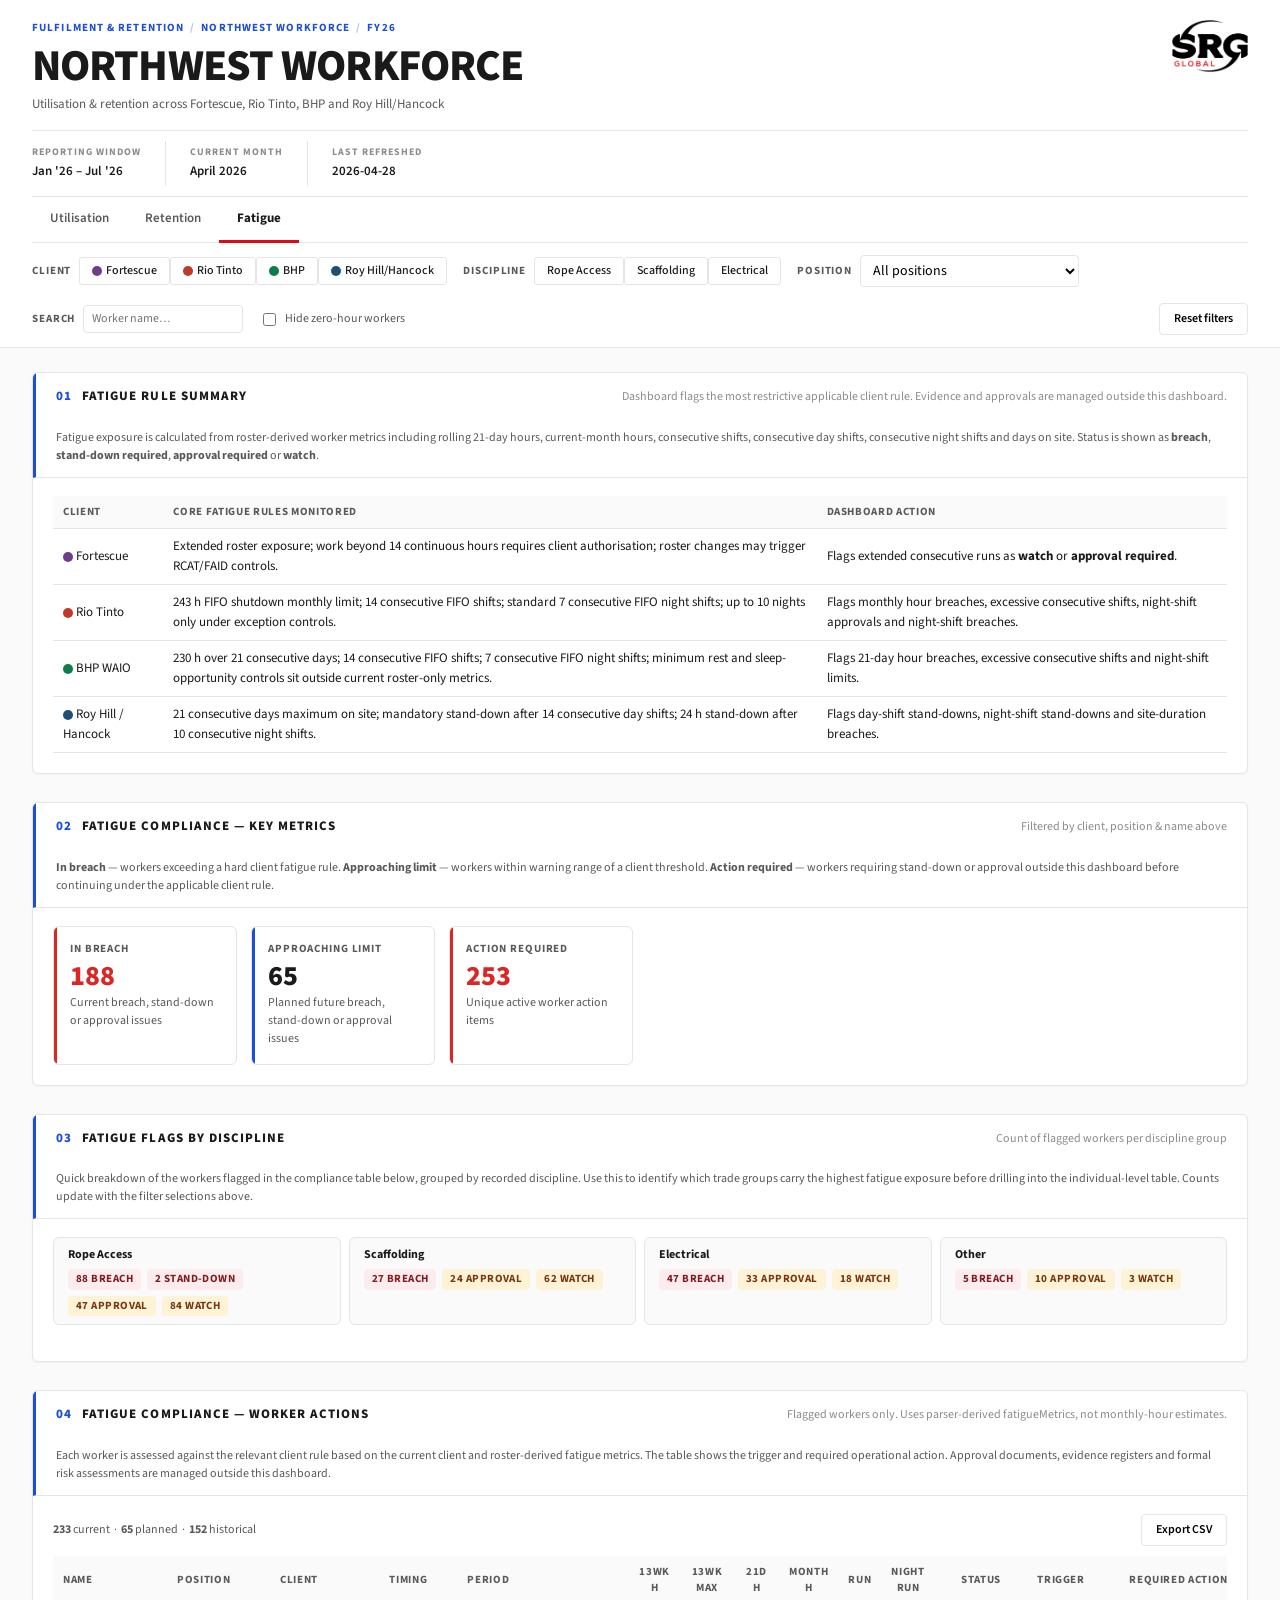
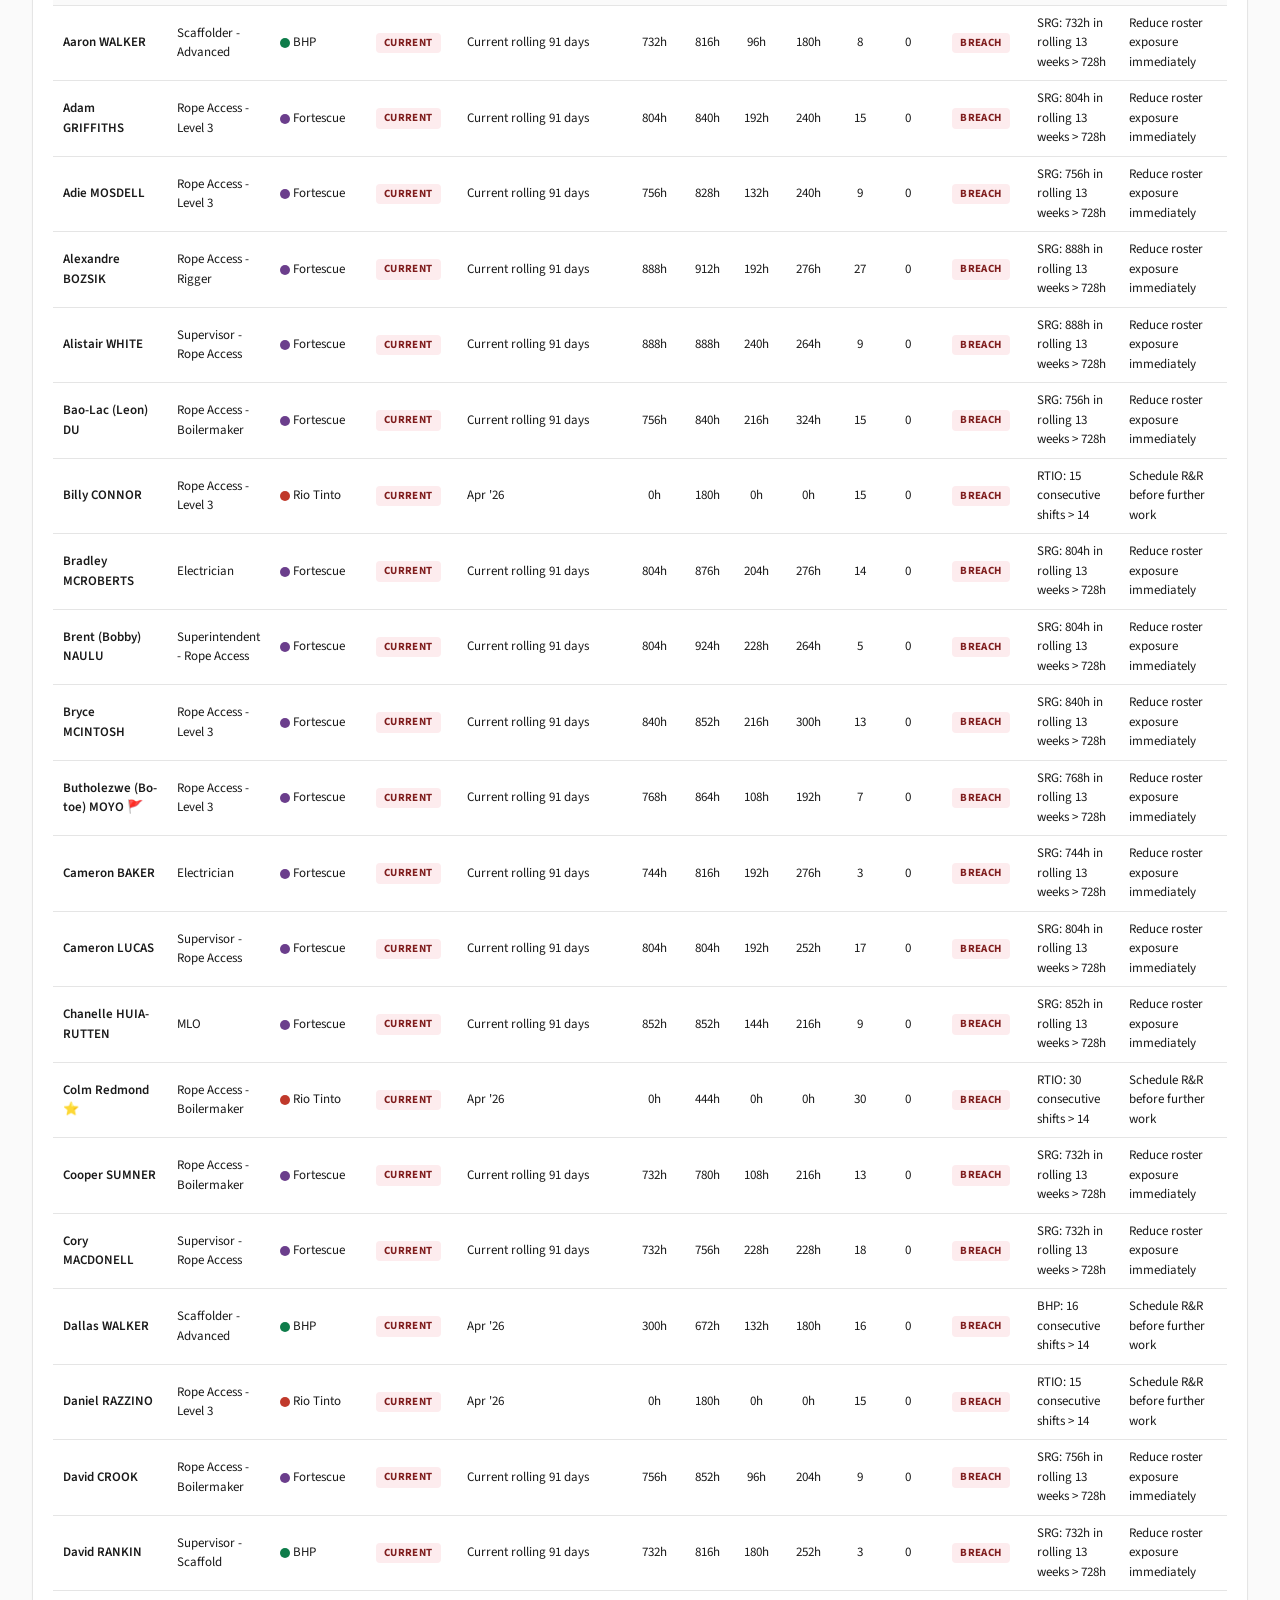
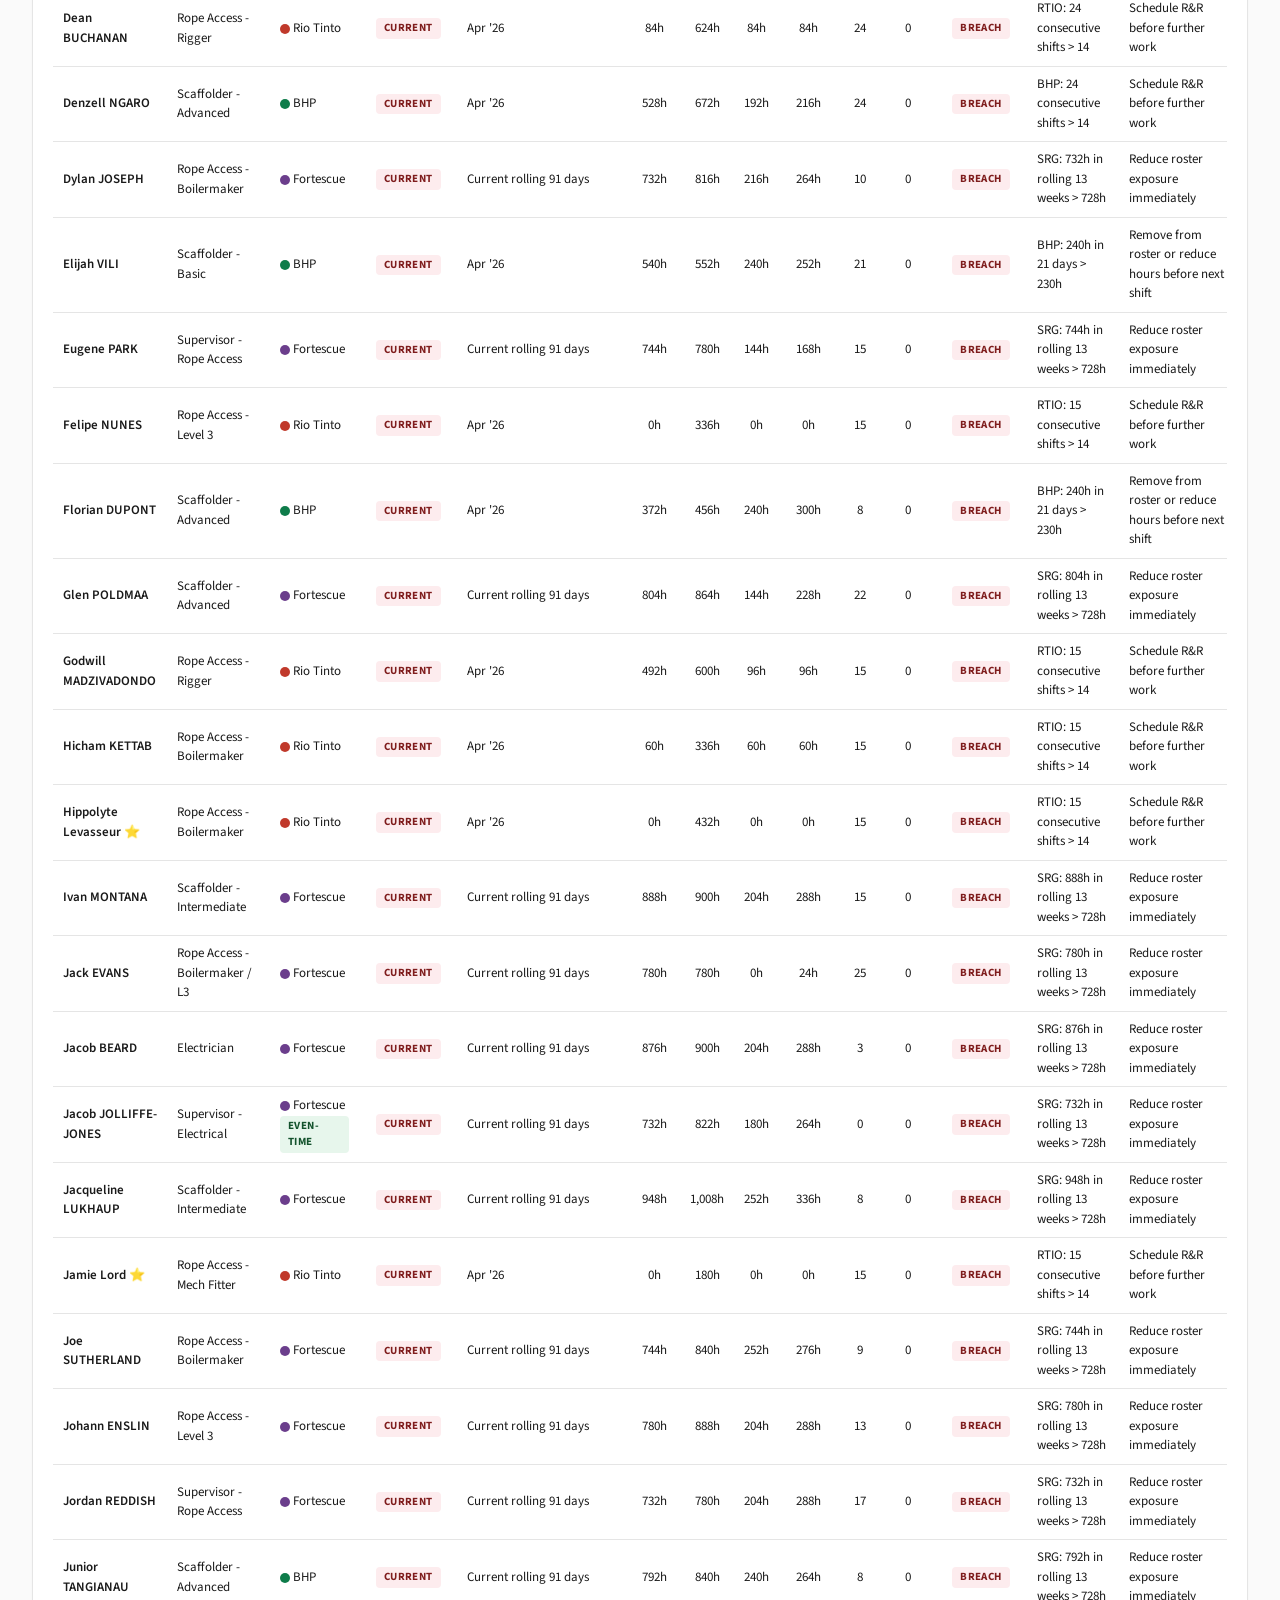
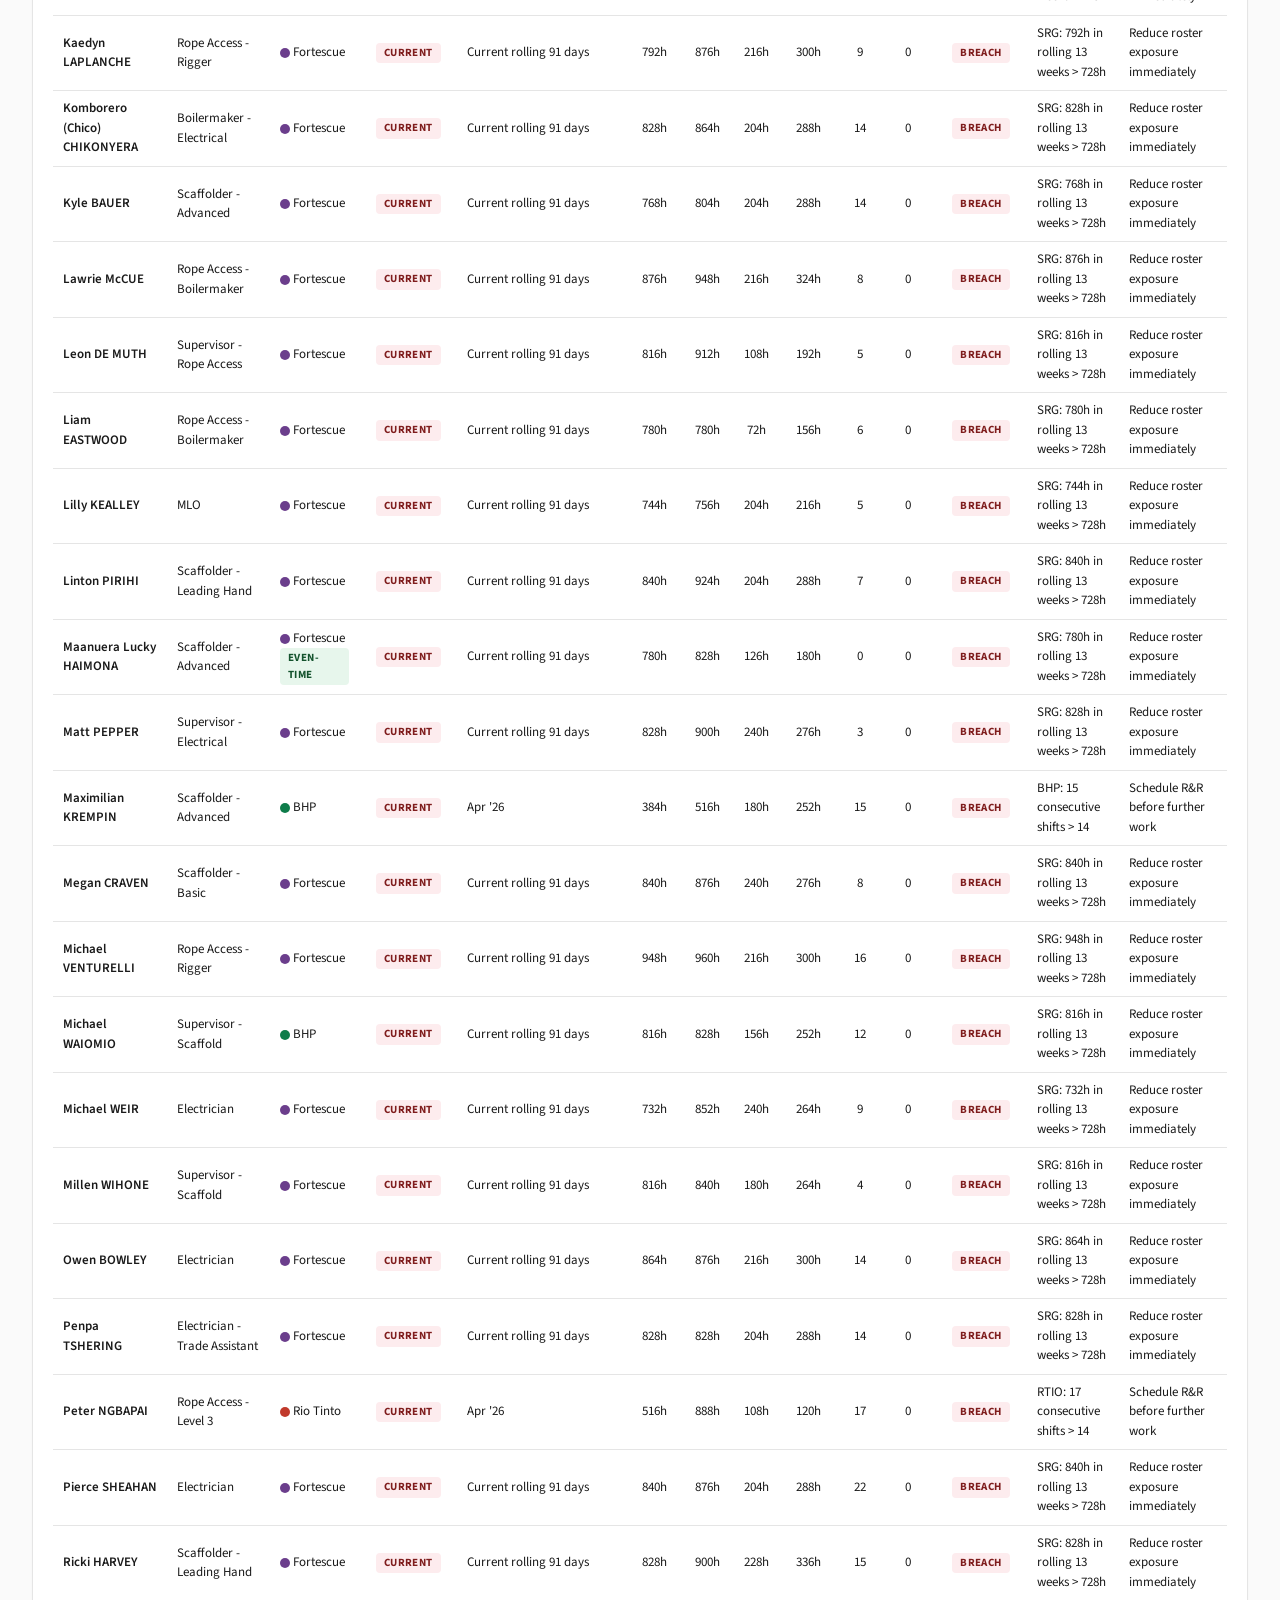
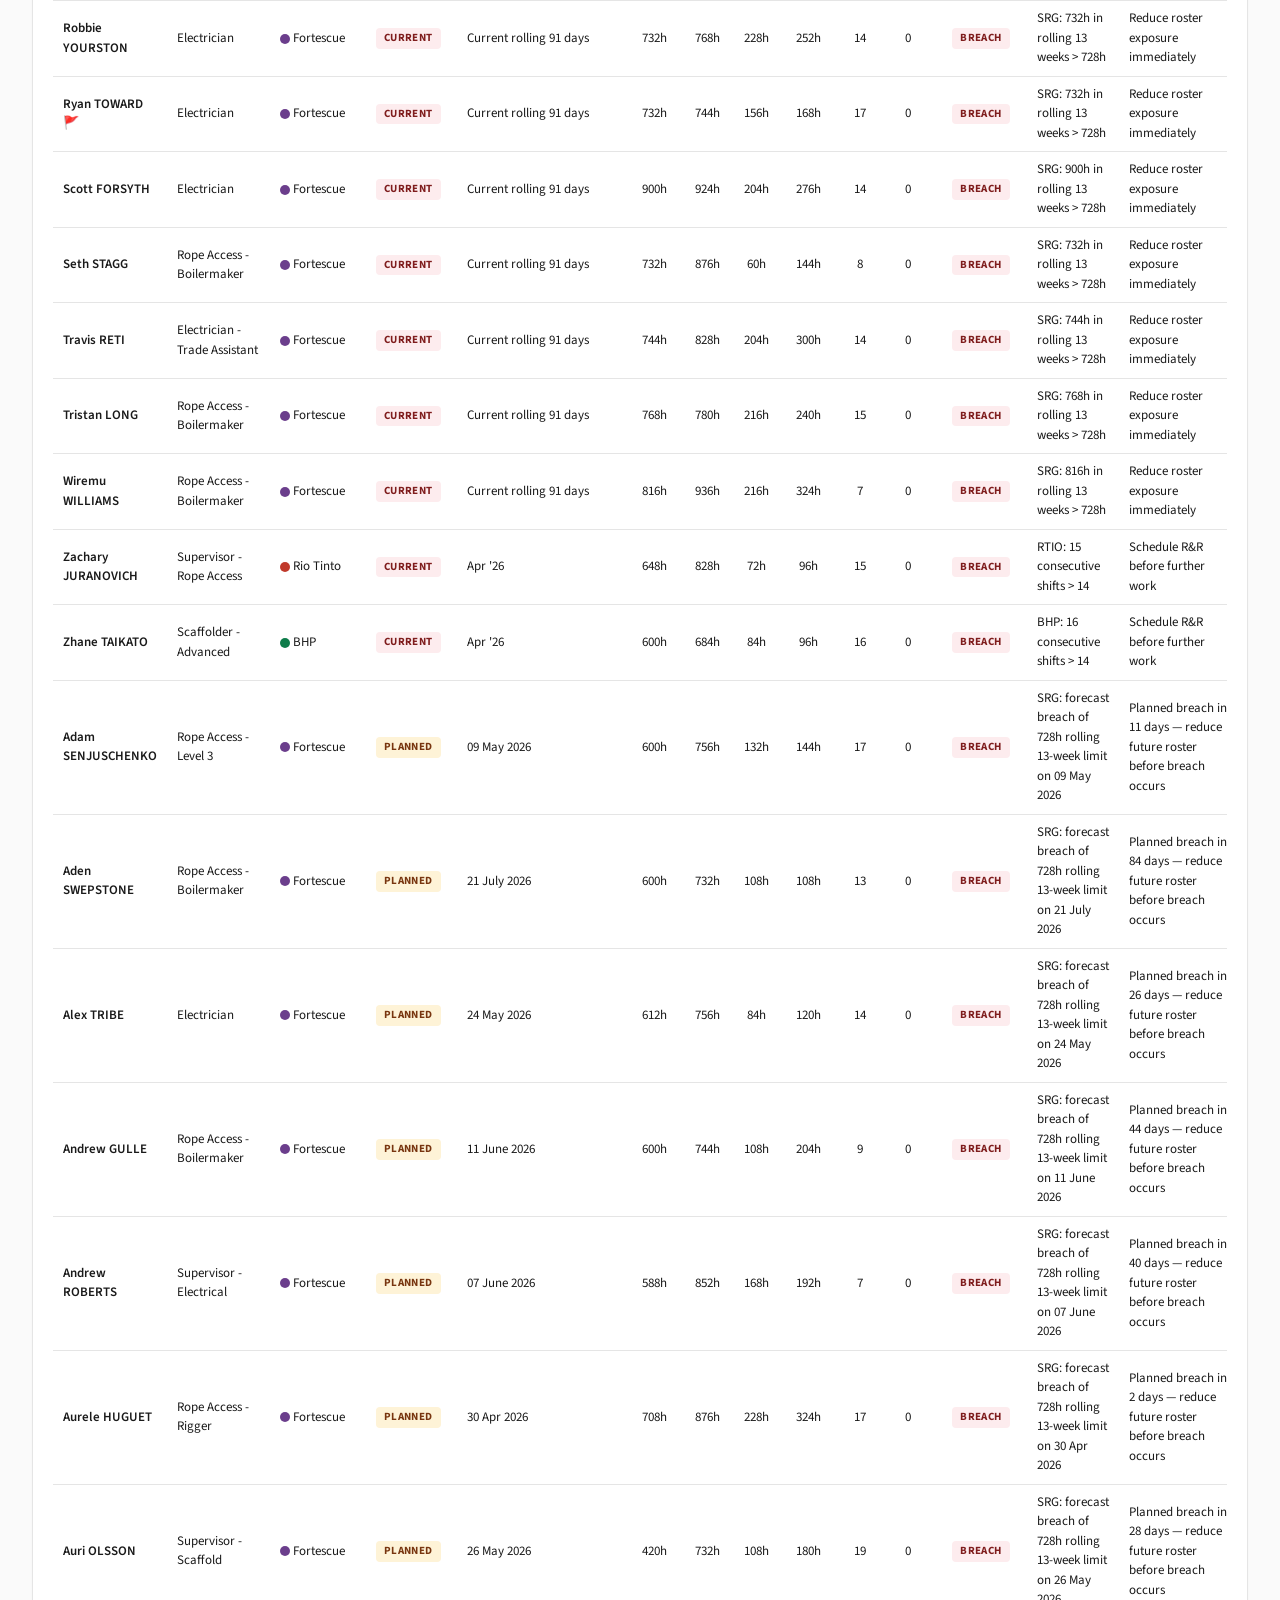
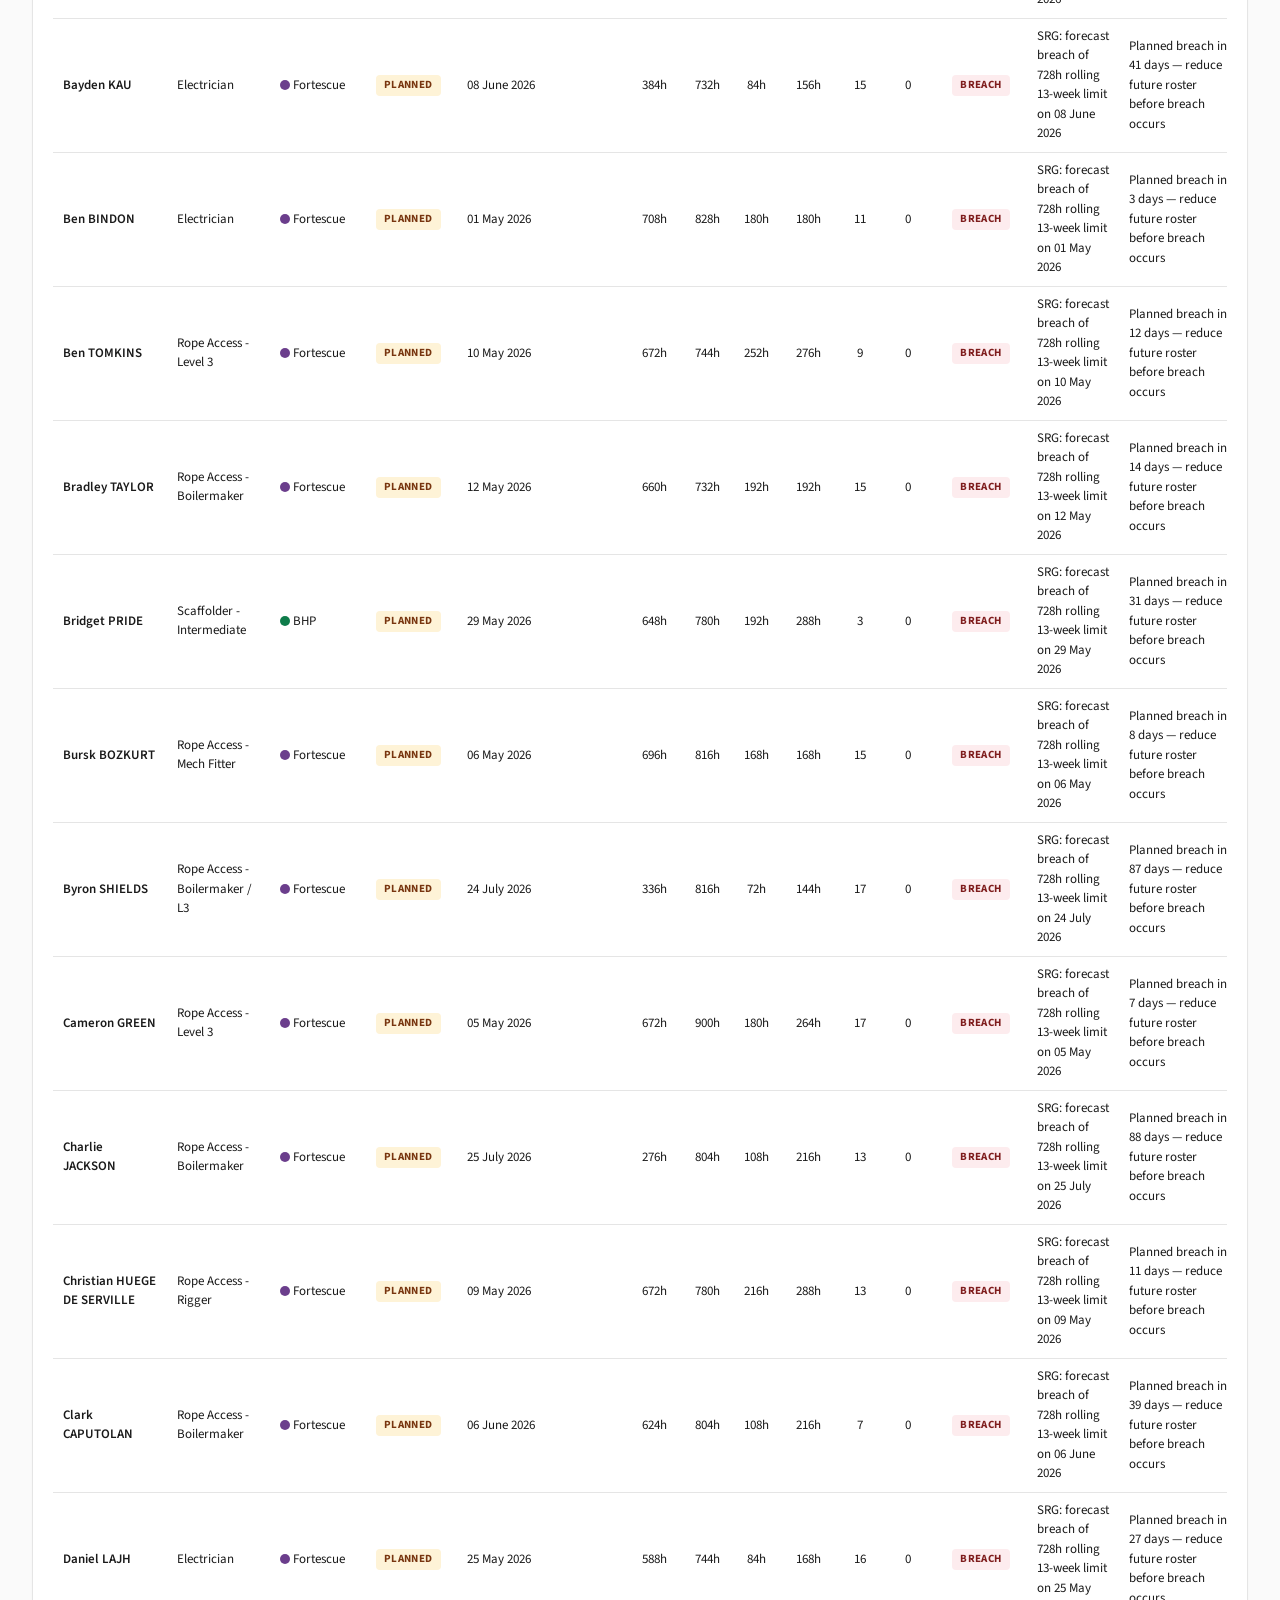
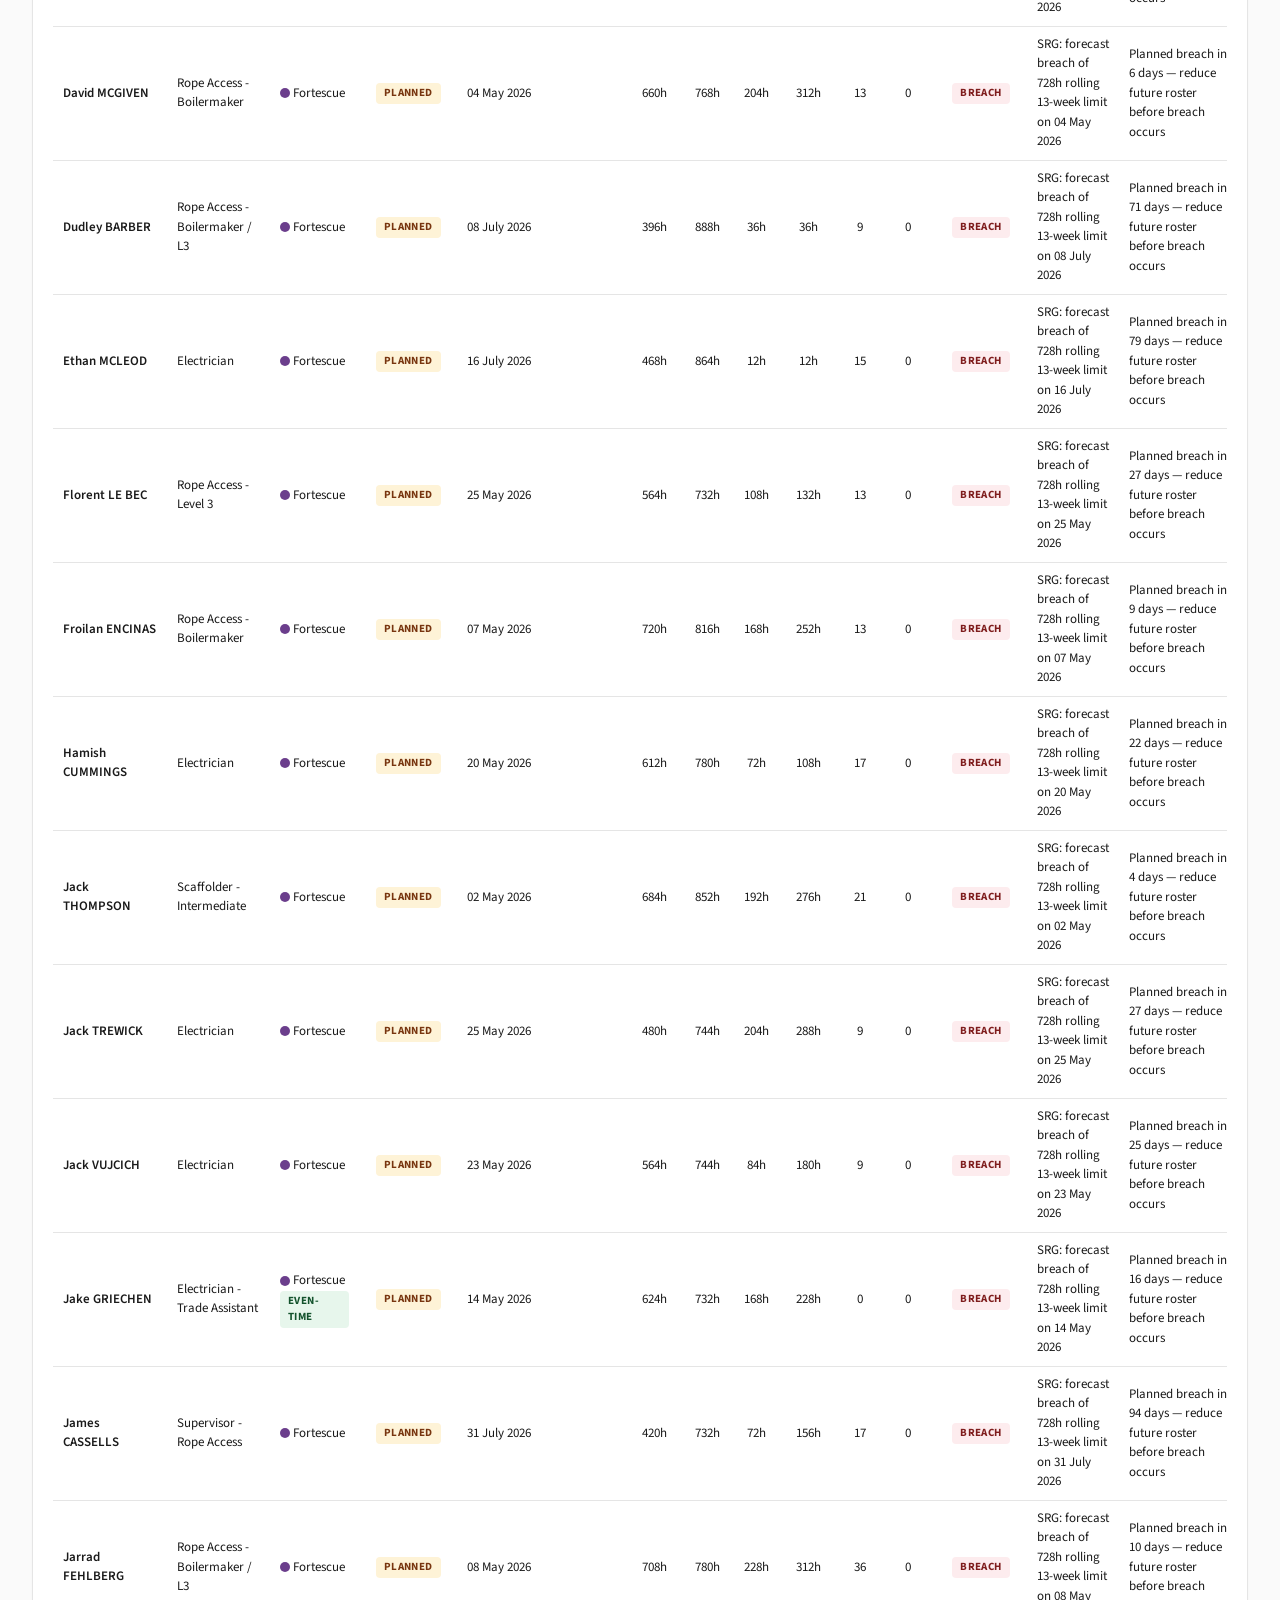
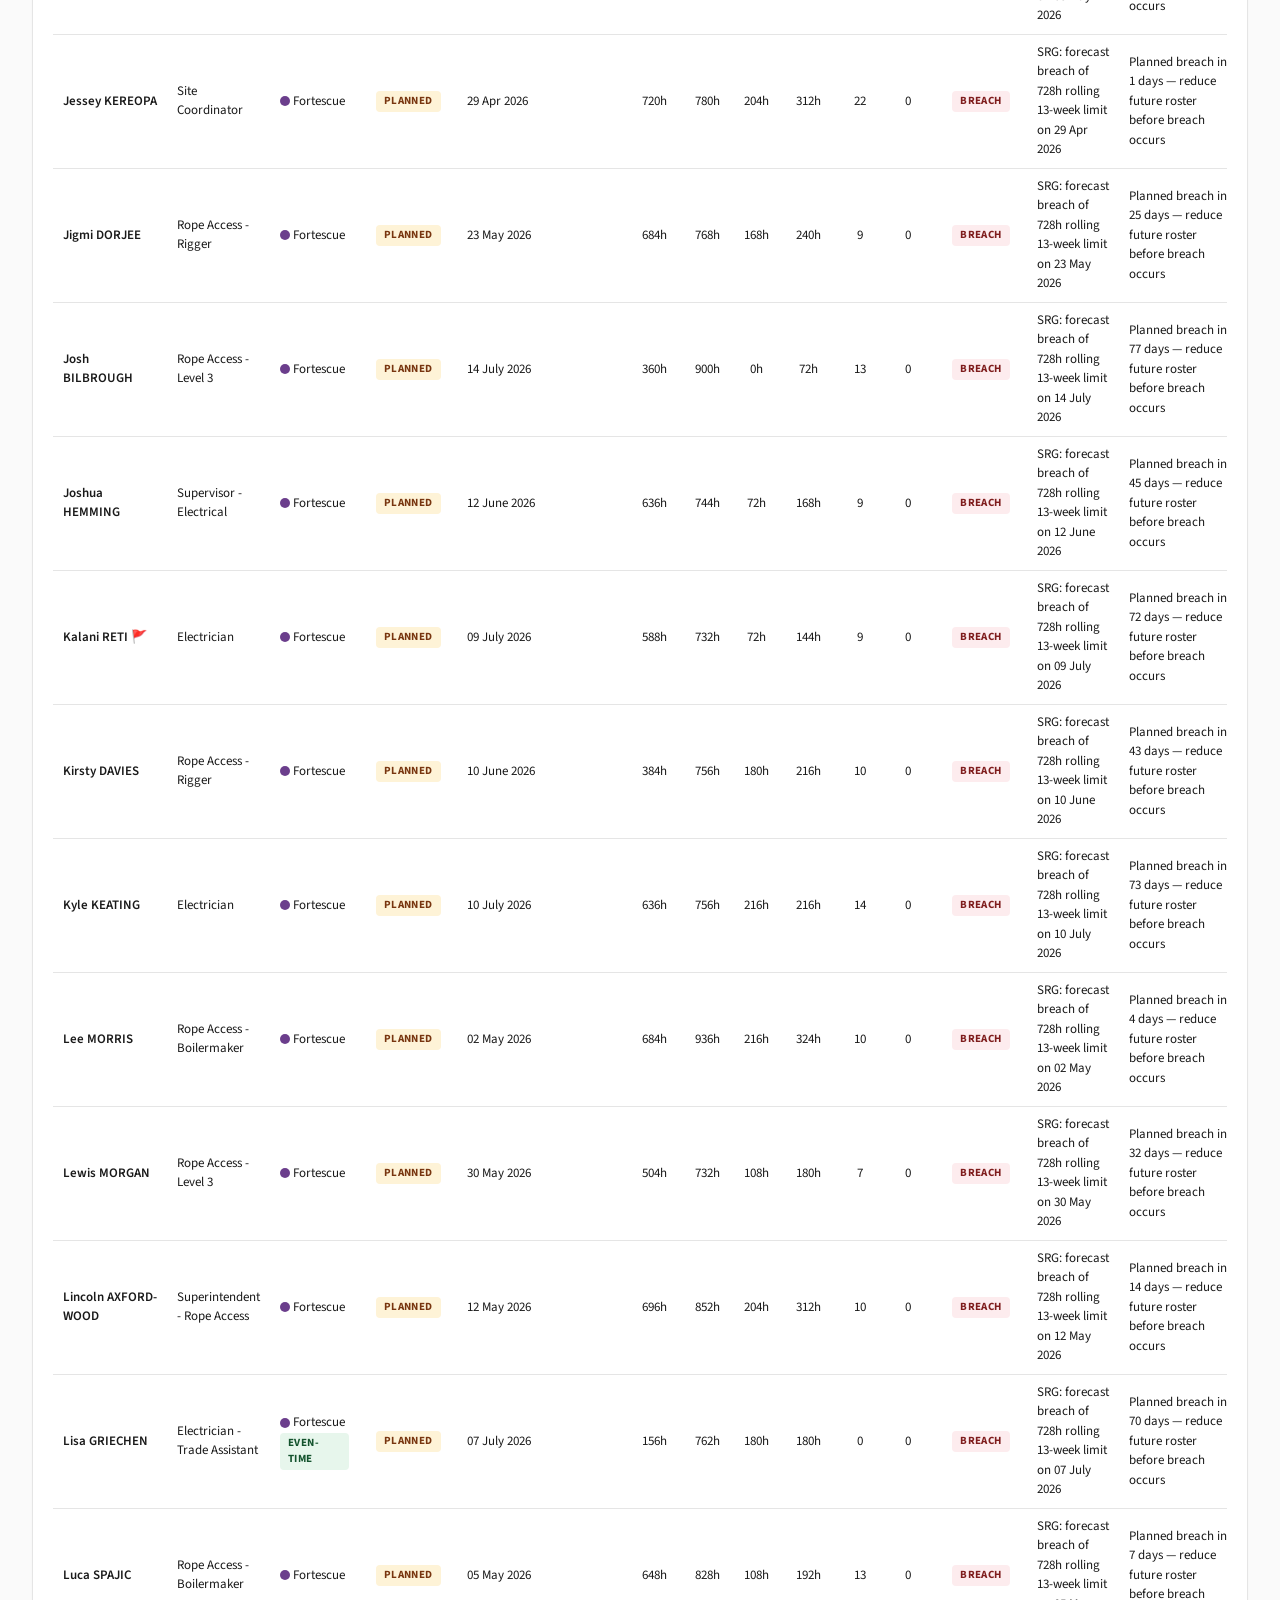
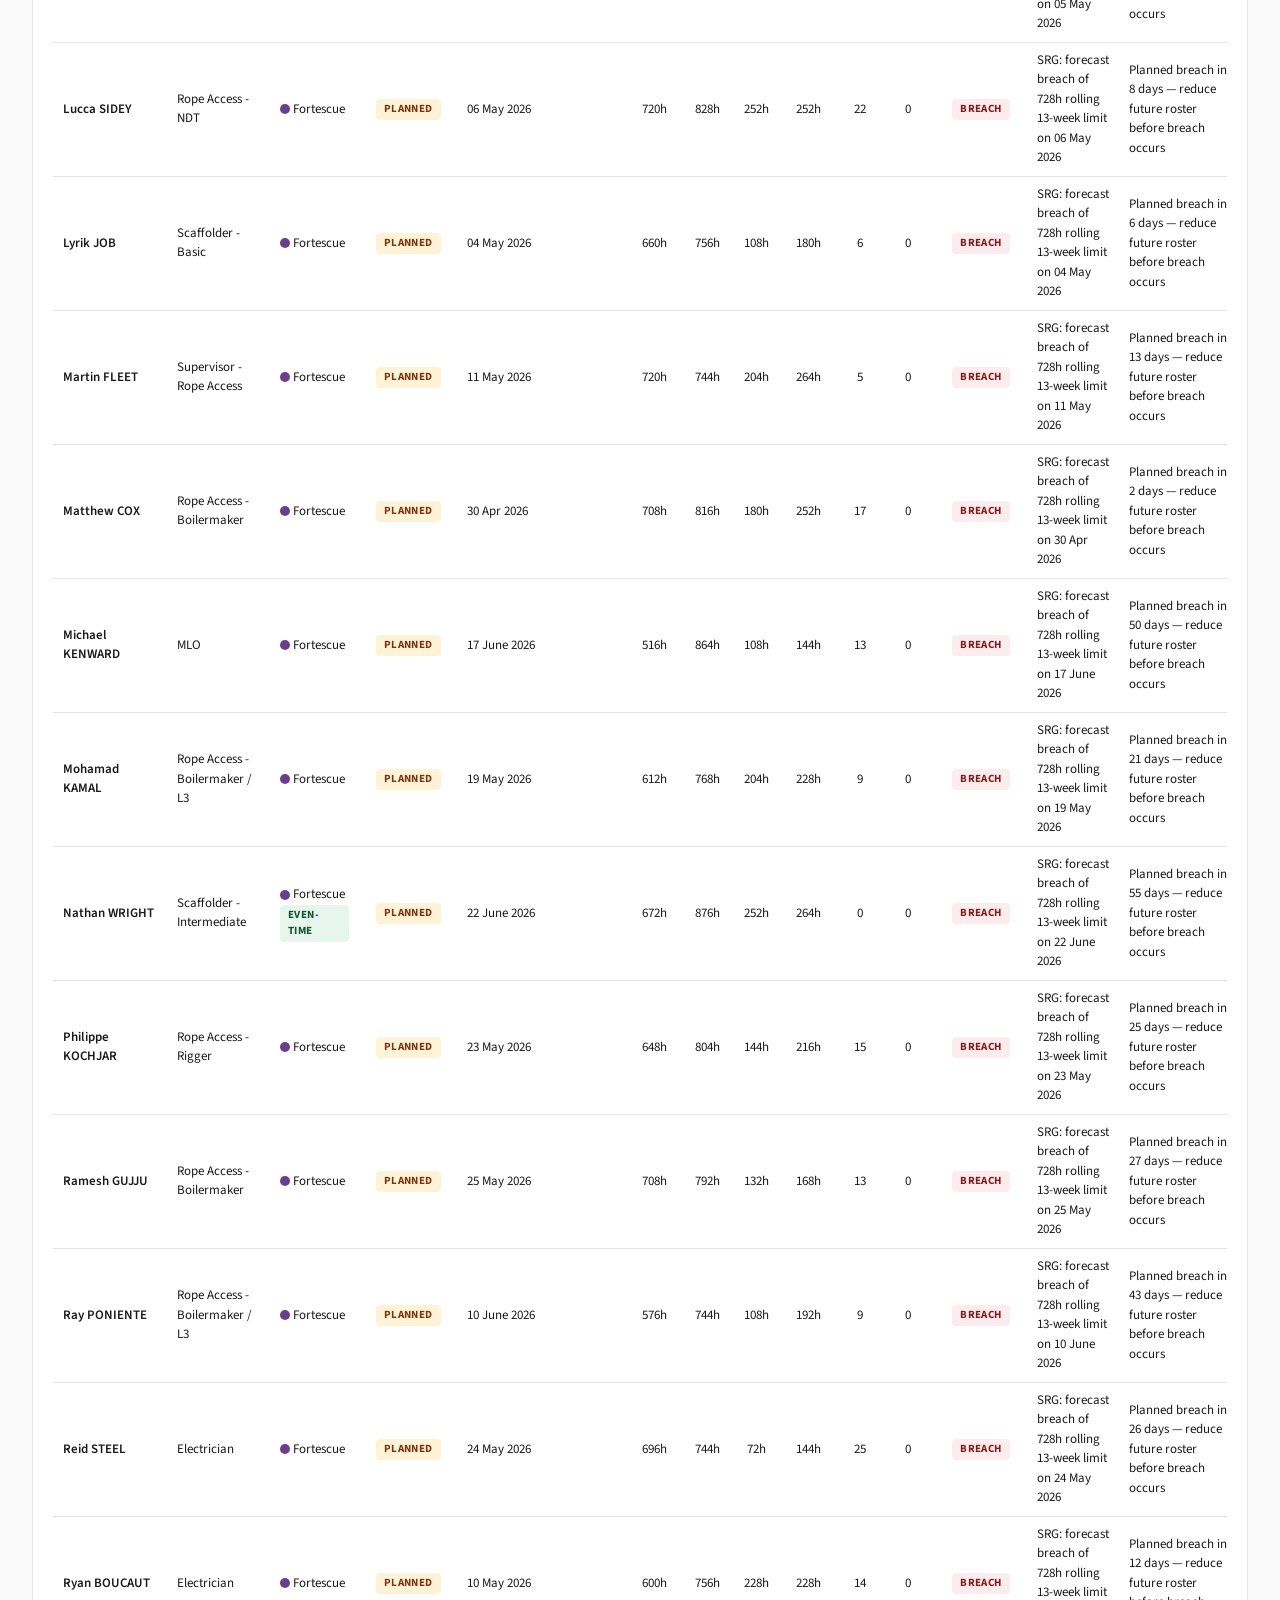
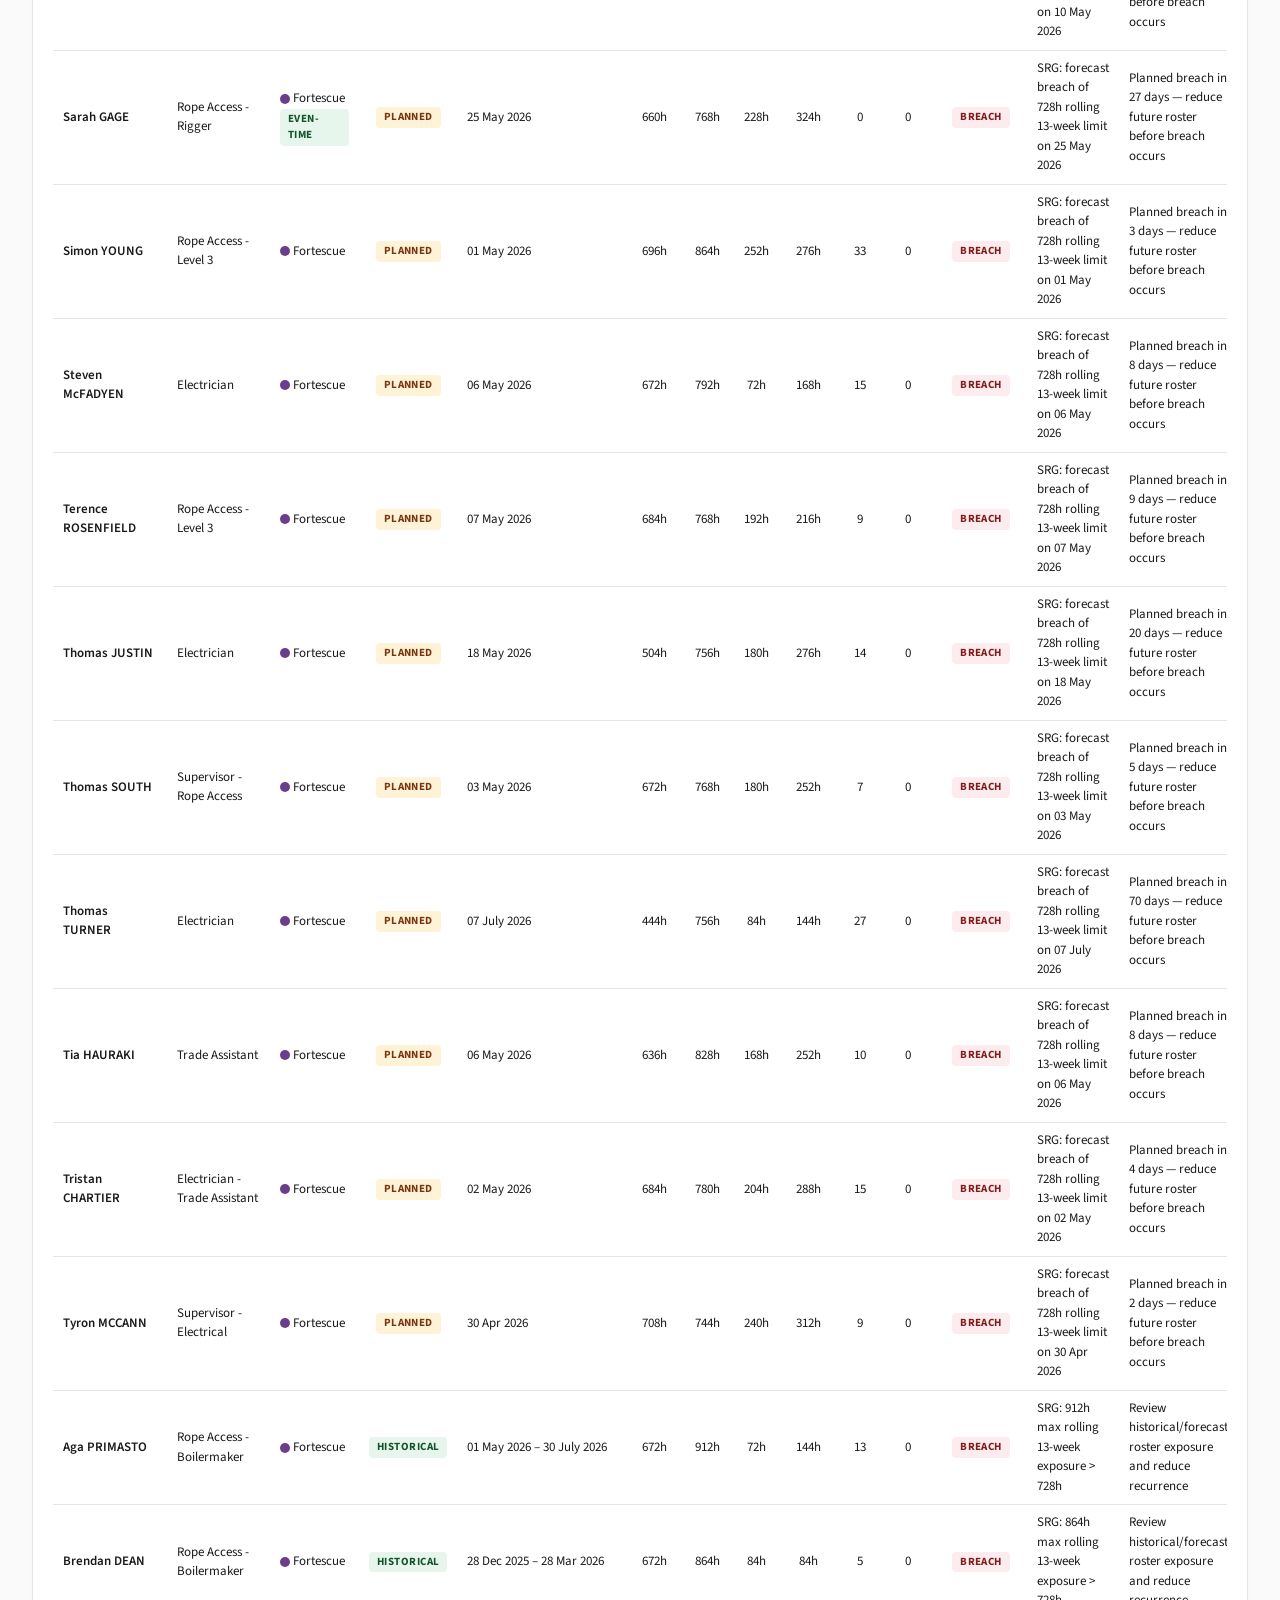
<file: fatigue.html>
<!doctype html>
<html lang="en">
<head>
  <meta charset="utf-8" />
  <meta name="viewport" content="width=device-width, initial-scale=1" />
  <title>Fatigue &amp; Compliance — Northwest Workforce — SRG Global</title>
  <link rel="icon" type="image/png" href="assets/srg_logo.png" />
  <link rel="preconnect" href="https://fonts.googleapis.com" />
  <link rel="preconnect" href="https://fonts.gstatic.com" crossorigin />
  <link href="https://fonts.googleapis.com/css2?family=Source+Sans+3:wght@400;600;700;800&display=swap" rel="stylesheet" />
  <link rel="stylesheet" href="assets/styles.css?v=6" />
</head>
<body>

<header class="site-header">
  <div class="brand-row">
    <div class="brand-block">
      <div class="breadcrumb">
        <span>Fulfilment &amp; Retention</span>
        <span class="sep">/</span>
        <span>Northwest Workforce</span>
        <span class="sep">/</span>
        <span id="hdr-fy">FY26</span>
      </div>
      <h1>Northwest Workforce</h1>
      <div class="subtitle">
        Utilisation &amp; retention across Fortescue, Rio Tinto, BHP and Roy Hill/Hancock
      </div>
    </div>
    <img src="assets/srg_logo.png" alt="SRG Global" class="srg-logo-img" />
  </div>
  <div class="meta-strip">
    <div class="meta-item">
      <div class="meta-label">Reporting window</div>
      <div class="meta-value" id="hdr-window">—</div>
    </div>
    <div class="meta-item">
      <div class="meta-label">Current month</div>
      <div class="meta-value" id="hdr-current">—</div>
    </div>
    <div class="meta-item">
      <div class="meta-label">Last refreshed</div>
      <div class="meta-value" id="hdr-refreshed">—</div>
    </div>
  </div>
  <nav class="page-nav">
    <a href="index.html">Utilisation</a>
    <a href="retention.html">Retention</a>
    <span class="page-nav-active">Fatigue</span>
  </nav>
</header>

<div class="stale-banner" id="stale-banner"></div>

<div class="filter-strip">
  <div class="filter-group">
    <label>Client</label>
    <div id="client-chips"></div>
  </div>
  <div class="filter-group">
    <label>Discipline</label>
    <div id="discipline-chips"></div>
  </div>
  <div class="filter-group">
    <label>Position</label>
    <select id="position-select"></select>
  </div>
  <div class="filter-group">
    <label>Search</label>
    <input type="text" id="name-search" class="search-input" placeholder="Worker name…" />
  </div>
  <label class="toggle">
    <input type="checkbox" id="hide-zero" />
    Hide zero-hour workers
  </label>
  <button id="reset-filters" class="btn small" style="margin-left:auto;">Reset filters</button>
</div>

<main>

  <!-- Fatigue rules summary -->
  <section class="card" id="sec-fatigue-rules">
    <header>
      <h2><span class="section-number">01</span> Fatigue rule summary</h2>
      <span class="hint">Dashboard flags the most restrictive applicable client rule. Evidence and approvals are managed outside this dashboard.</span>
      <p class="section-desc">Fatigue exposure is calculated from roster-derived worker metrics including rolling 21-day hours, current-month hours, consecutive shifts, consecutive day shifts, consecutive night shifts and days on site. Status is shown as <strong>breach</strong>, <strong>stand-down required</strong>, <strong>approval required</strong> or <strong>watch</strong>.</p>
    </header>
    <div class="body">
      <div class="table-scroll">
        <table class="tbl">
          <thead>
            <tr>
              <th class="cell-left">Client</th>
              <th class="cell-left">Core fatigue rules monitored</th>
              <th class="cell-left">Dashboard action</th>
            </tr>
          </thead>
          <tbody>
            <tr>
              <td class="cell-left"><span class="dot fortescue"></span> Fortescue</td>
              <td class="cell-left">Extended roster exposure; work beyond 14 continuous hours requires client authorisation; roster changes may trigger RCAT/FAID controls.</td>
              <td class="cell-left">Flags extended consecutive runs as <strong>watch</strong> or <strong>approval required</strong>.</td>
            </tr>
            <tr>
              <td class="cell-left"><span class="dot rio"></span> Rio Tinto</td>
              <td class="cell-left">243 h FIFO shutdown monthly limit; 14 consecutive FIFO shifts; standard 7 consecutive FIFO night shifts; up to 10 nights only under exception controls.</td>
              <td class="cell-left">Flags monthly hour breaches, excessive consecutive shifts, night-shift approvals and night-shift breaches.</td>
            </tr>
            <tr>
              <td class="cell-left"><span class="dot bhp"></span> BHP WAIO</td>
              <td class="cell-left">230 h over 21 consecutive days; 14 consecutive FIFO shifts; 7 consecutive FIFO night shifts; minimum rest and sleep-opportunity controls sit outside current roster-only metrics.</td>
              <td class="cell-left">Flags 21-day hour breaches, excessive consecutive shifts and night-shift limits.</td>
            </tr>
            <tr>
              <td class="cell-left"><span class="dot royhill"></span> Roy Hill / Hancock</td>
              <td class="cell-left">21 consecutive days maximum on site; mandatory stand-down after 14 consecutive day shifts; 24 h stand-down after 10 consecutive night shifts.</td>
              <td class="cell-left">Flags day-shift stand-downs, night-shift stand-downs and site-duration breaches.</td>
            </tr>
          </tbody>
        </table>
      </div>
    </div>
  </section>

  <!-- KPI tiles -->
  <section class="card" id="sec-kpi">
    <header>
      <h2><span class="section-number">02</span> Fatigue compliance — key metrics</h2>
      <span class="hint">Filtered by client, position &amp; name above</span>
      <p class="section-desc"><strong>In breach</strong> — workers exceeding a hard client fatigue rule. <strong>Approaching limit</strong> — workers within warning range of a client threshold. <strong>Action required</strong> — workers requiring stand-down or approval outside this dashboard before continuing under the applicable client rule.</p>
    </header>
    <div class="body">
      <div class="kpi-grid">
        <div class="kpi-tile" id="kpi-fatigue-breach">
          <div class="label">In breach</div>
          <div class="value">—</div>
          <div class="delta">Hard client-rule breaches</div>
        </div>
        <div class="kpi-tile" id="kpi-fatigue-close">
          <div class="label">Approaching limit</div>
          <div class="value">—</div>
          <div class="delta">Approaching client limits</div>
        </div>
        <div class="kpi-tile" id="kpi-fatigue-worst">
          <div class="label">Action required</div>
          <div class="value">—</div>
          <div class="delta">Approval or stand-down required</div>
        </div>
      </div>
    </div>
  </section>

  <!-- Discipline rollup -->
  <section class="card" id="sec-disc-rollup">
    <header>
      <h2><span class="section-number">03</span> Fatigue flags by discipline</h2>
      <span class="hint">Count of flagged workers per discipline group</span>
      <p class="section-desc">Quick breakdown of the workers flagged in the compliance table below, grouped by recorded discipline. Use this to identify which trade groups carry the highest fatigue exposure before drilling into the individual-level table. Counts update with the filter selections above.</p>
    </header>
    <div class="body">
      <div class="discipline-rollup" id="discipline-rollup"></div>
    </div>
  </section>

  <!-- Compliance table -->
  <section class="card" id="sec-compliance">
    <header>
      <h2><span class="section-number">04</span> Fatigue compliance — worker actions</h2>
      <span class="hint">Flagged workers only. Uses parser-derived fatigueMetrics, not monthly-hour estimates.</span>
      <p class="section-desc">Each worker is assessed against the relevant client rule based on the current client and roster-derived fatigue metrics. The table shows the trigger and required operational action. Approval documents, evidence registers and formal risk assessments are managed outside this dashboard.</p>
    </header>
    <div class="body">
      <div style="display:flex; gap:12px; margin-bottom:10px; align-items:center;">
        <span id="compliance-summary" class="muted small">—</span>
        <button id="compliance-csv" class="btn small" style="margin-left:auto;">Export CSV</button>
      </div>
      <div class="table-scroll">
        <table class="tbl" id="compliance-table">
          <thead id="compliance-thead"></thead>
          <tbody></tbody>
        </table>
      </div>
      <div class="small muted" style="margin-top:8px;">
        Client rules are summarised above. The dashboard is a workforce planning control, not the approval/evidence register.
      </div>
    </div>
  </section>

</main>

<script src="assets/format.js"></script>
<script src="assets/boot.js"></script>
<script src="assets/kpi.js"></script>
<script src="assets/fatigue-rules.js"></script>
<script src="assets/compliance.js"></script>
<script src="assets/fatigue-app.js"></script>
</body>
</html>
</file>
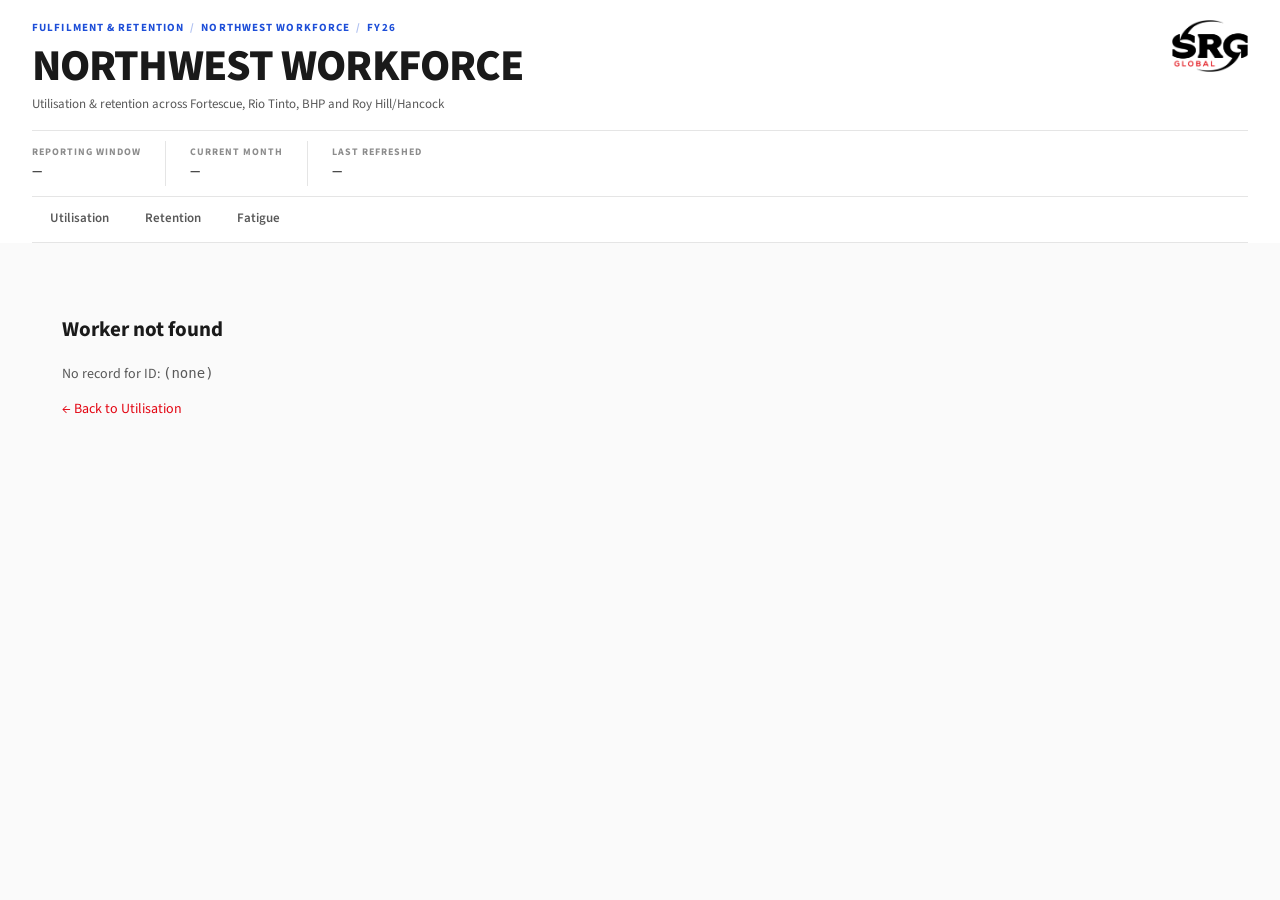
<file: worker.html>
<!doctype html>
<html lang="en">
<head>
  <meta charset="utf-8" />
  <meta name="viewport" content="width=device-width, initial-scale=1" />
  <title>Worker — Northwest Workforce — SRG Global</title>
  <link rel="icon" type="image/png" href="assets/srg_logo.png" />
  <link rel="preconnect" href="https://fonts.googleapis.com" />
  <link rel="preconnect" href="https://fonts.gstatic.com" crossorigin />
  <link href="https://fonts.googleapis.com/css2?family=Source+Sans+3:wght@400;600;700;800&display=swap" rel="stylesheet" />
  <link rel="stylesheet" href="assets/styles.css?v=6" />
</head>
<body>

<header class="site-header">
  <div class="brand-row">
    <div class="brand-block">
      <div class="breadcrumb">
        <span>Fulfilment &amp; Retention</span>
        <span class="sep">/</span>
        <span>Northwest Workforce</span>
        <span class="sep">/</span>
        <span id="hdr-fy">FY26</span>
      </div>
      <h1>Northwest Workforce</h1>
      <div class="subtitle">
        Utilisation &amp; retention across Fortescue, Rio Tinto, BHP and Roy Hill/Hancock
      </div>
    </div>
    <img src="assets/srg_logo.png" alt="SRG Global" class="srg-logo-img" />
  </div>
  <div class="meta-strip">
    <div class="meta-item">
      <div class="meta-label">Reporting window</div>
      <div class="meta-value" id="hdr-window">—</div>
    </div>
    <div class="meta-item">
      <div class="meta-label">Current month</div>
      <div class="meta-value" id="hdr-current">—</div>
    </div>
    <div class="meta-item">
      <div class="meta-label">Last refreshed</div>
      <div class="meta-value" id="hdr-refreshed">—</div>
    </div>
  </div>
  <nav class="page-nav">
    <a href="index.html">Utilisation</a>
    <a href="retention.html">Retention</a>
    <a href="fatigue.html">Fatigue</a>
  </nav>
</header>

<main>

  <section class="card">
    <header>
      <div>
        <a href="javascript:history.back()" class="back-link">← Back</a>
        <h2 id="worker-name" style="margin-top:6px;">—</h2>
        <div id="worker-meta" class="worker-meta-row"></div>
      </div>
      <div class="worker-flags">
        <div id="worker-compliance">—</div>
        <div id="worker-atrisk" style="margin-top:4px;">—</div>
      </div>
    </header>

    <div class="body">
      <div class="worker-info-row">
        <span class="muted small">Employment start</span>
        <span id="worker-start" class="small">—</span>
      </div>

      <h3 class="section-subhead">Month-by-month hours</h3>
      <p class="section-desc">Hours from the DailyPersonnelSchedule roster. Past months reflect actual onsite days at 12 h/shift; future months show confirmed and mobilising bookings only. Stand-down days (day 14+ in any unbroken consecutive working run) are excluded from the total.</p>
      <div class="table-scroll">
        <table class="tbl" id="worker-hours-table">
          <thead>
            <tr>
              <th class="cell-left">Month</th>
              <th class="cell-left">Client</th>
              <th class="num">Hours</th>
              <th class="cell-left">Status</th>
            </tr>
          </thead>
          <tbody></tbody>
        </table>
      </div>
    </div>
  </section>

</main>

<script src="assets/format.js"></script>
<script src="assets/worker-app.js"></script>
</body>
</html>
</file>
<file: assets/styles.css>
/* Northwest Workforce Dashboard — SRG Global theme
   Palette mirrors Southwest Shutdowns for consistency. */

:root {
  /* Brand */
  --srg-red: #E30613;
  --srg-red-dark: #B50510;
  --srg-red-soft: #FDECEE;
  --srg-blue: #1D4ED8;
  --srg-blue-soft: #EFF6FF;

  /* Text */
  --srg-dark: #1A1A1A;
  --srg-grey: #595959;
  --srg-grey-2: #8C8C8C;

  /* Surfaces */
  --surface: #FFFFFF;
  --surface-2: #FAFAFA;
  --srg-light: #F5F5F5;
  --srg-border: #E5E5E5;

  /* Status */
  --ok: #16A34A;       --ok-soft: #E7F6EC;
  --warn: #F59E0B;     --warn-soft: #FEF3D7;
  --bad: #DC2626;      --bad-soft: #FDECEE;

  /* Company identity (Southwest siblings) */
  --co-covalent: #3A7849;
  --co-tronox: #3D4250;
  --co-csbp: #1F4E79;

  /* Callout (dashed "next" tiles) */
  --callout-fill: #EAF6F5;
  --callout-line: #23B1A5;

  /* Northwest-specific client dots */
  --fortescue: #6B3E8C;
  --rio: #C0392B;
  --bhp: #0E7C4A;
  --royhill: #1F4E79;

  --shadow-sm: 0 1px 2px rgba(0,0,0,0.04);
  --shadow-md: 0 4px 16px rgba(0,0,0,0.06);
}

* { box-sizing: border-box; }

html, body {
  margin: 0;
  padding: 0;
  background: var(--surface-2);
  color: var(--srg-dark);
  font-family: "Source Sans 3", -apple-system, BlinkMacSystemFont, "Segoe UI", Roboto, sans-serif;
  font-size: 14px;
  line-height: 1.5;
}

a { color: var(--srg-red); text-decoration: none; }
a:hover { color: var(--srg-red-dark); text-decoration: underline; }

/* ---------- Header ---------- */

.site-header {
  background: var(--surface);
  border-bottom: 0;
  padding: 20px 32px 0;
}
.site-header .brand-row {
  display: flex;
  align-items: flex-start;
  justify-content: space-between;
  gap: 24px;
  flex-wrap: wrap;
  padding-bottom: 16px;
}
.site-header .brand-block { flex: 1; min-width: 0; }
.site-header .breadcrumb {
  font-size: 11px;
  font-weight: 700;
  text-transform: uppercase;
  letter-spacing: 0.1em;
  color: var(--srg-blue);
  margin-bottom: 8px;
  display: flex;
  gap: 6px;
  align-items: center;
}
.site-header .breadcrumb .sep { color: var(--srg-blue); opacity: 0.35; }
.site-header h1 {
  font-size: 44px;
  font-weight: 800;
  margin: 0 0 6px;
  letter-spacing: -0.02em;
  text-transform: uppercase;
  color: var(--srg-dark);
  line-height: 1;
}
.site-header .subtitle {
  color: var(--srg-grey);
  font-size: 13px;
}
.site-header .srg-logo-img {
  height: 52px;
  width: auto;
  display: block;
  flex-shrink: 0;
  align-self: flex-start;
}

/* Horizontal meta strip below brand row */
.meta-strip {
  display: flex;
  gap: 0;
  padding: 10px 0;
  border-top: 1px solid var(--srg-border);
  border-bottom: 1px solid var(--srg-border);
  flex-wrap: wrap;
}
.meta-item {
  padding: 4px 24px 4px 0;
  margin-right: 24px;
  border-right: 1px solid var(--srg-border);
}
.meta-item:last-child { border-right: 0; }
.meta-item .meta-label {
  font-size: 10px;
  font-weight: 700;
  text-transform: uppercase;
  letter-spacing: 0.1em;
  color: var(--srg-grey-2);
  margin-bottom: 2px;
}
.meta-item .meta-value {
  font-size: 13px;
  font-weight: 600;
  color: var(--srg-dark);
}

/* ---------- Page navigation (tab underline style) ---------- */

.page-nav {
  display: flex;
  gap: 0;
  margin-top: 0;
  align-items: stretch;
  border-bottom: 1px solid var(--srg-border);
}
.page-nav a,
.page-nav-active {
  font-size: 13px;
  font-weight: 600;
  letter-spacing: 0;
  text-transform: none;
  padding: 12px 18px;
  border-radius: 0;
  border: none;
  border-bottom: 3px solid transparent;
  margin-bottom: -1px;
  text-decoration: none;
  background: transparent;
  display: inline-block;
}
.page-nav a {
  color: var(--srg-grey);
}
.page-nav a:hover {
  color: var(--srg-dark);
  border-bottom-color: var(--srg-border);
  text-decoration: none;
}
.page-nav-active {
  color: var(--srg-dark);
  border-bottom-color: var(--srg-red);
  cursor: default;
  font-weight: 700;
}

/* ---------- Filter strip ---------- */

.filter-strip {
  background: var(--surface);
  border-bottom: 1px solid var(--srg-border);
  padding: 12px 32px;
  display: flex;
  gap: 16px;
  flex-wrap: wrap;
  align-items: center;
  position: sticky;
  top: 0;
  z-index: 10;
}
.filter-group {
  display: flex;
  align-items: center;
  gap: 8px;
}
.filter-group label {
  font-size: 11px;
  font-weight: 700;
  text-transform: uppercase;
  letter-spacing: 0.08em;
  color: var(--srg-grey);
}
.filter-chip {
  display: inline-flex;
  align-items: center;
  gap: 4px;
  padding: 4px 12px;
  border: 1px solid var(--srg-border);
  border-radius: 3px;
  background: var(--surface);
  font-size: 12px;
  font-weight: 500;
  cursor: pointer;
  user-select: none;
  transition: all 0.12s ease;
}
.filter-chip:hover { border-color: var(--srg-red); color: var(--srg-red); }
.filter-chip.active {
  background: var(--srg-red);
  border-color: var(--srg-red);
  color: #fff;
  font-weight: 600;
}
.filter-strip select {
  padding: 4px 8px;
  border: 1px solid var(--srg-border);
  border-radius: 4px;
  font: inherit;
  background: var(--surface);
}
.filter-strip .toggle {
  display: inline-flex;
  gap: 6px;
  align-items: center;
  font-size: 12px;
  color: var(--srg-grey);
  cursor: pointer;
}
.search-input {
  padding: 4px 8px;
  border: 1px solid var(--srg-border);
  border-radius: 4px;
  font: inherit;
  font-size: 12px;
  background: var(--surface);
  width: 160px;
}
.search-input:focus {
  outline: none;
  border-color: var(--srg-red);
}

/* ---------- Stale data banner ---------- */

.stale-banner {
  display: none;
  background: var(--warn-soft);
  border-bottom: 1px solid var(--warn);
  color: #92400e;
  font-size: 12px;
  font-weight: 600;
  padding: 8px 32px;
  text-align: center;
}

/* ---------- Main layout ---------- */

main {
  padding: 24px 32px 64px;
  max-width: 1600px;
  margin: 0 auto;
}

section.card {
  background: var(--surface);
  border: 1px solid var(--srg-border);
  border-radius: 6px;
  box-shadow: var(--shadow-sm);
  margin-bottom: 28px;
  overflow: hidden;
}

section.card > header {
  padding: 14px 20px 12px;
  border-bottom: 1px solid var(--srg-border);
  border-left: 3px solid var(--srg-blue);
  display: flex;
  align-items: baseline;
  justify-content: space-between;
  gap: 16px;
  flex-wrap: wrap;
}
section.card > header h2 {
  margin: 0;
  font-size: 13px;
  font-weight: 800;
  text-transform: uppercase;
  letter-spacing: 0.08em;
  color: var(--srg-dark);
}
section.card > header h2 .section-number {
  color: var(--srg-blue);
  margin-right: 6px;
  font-weight: 800;
}
section.card > header .hint {
  font-size: 12px;
  color: var(--srg-grey-2);
  font-weight: 400;
  text-transform: none;
  letter-spacing: 0;
}
section.card > header .section-desc {
  flex-basis: 100%;
  margin: 6px 0 0;
  font-size: 12px;
  color: var(--srg-grey);
  font-weight: 400;
  text-transform: none;
  letter-spacing: 0;
  line-height: 1.5;
}
section.card > .body { padding: 18px 20px 20px; }

/* ---------- KPI tiles ---------- */

.kpi-grid {
  display: grid;
  grid-template-columns: repeat(6, minmax(0, 1fr));
  gap: 14px;
}
@media (max-width: 1200px) { .kpi-grid { grid-template-columns: repeat(3, minmax(0, 1fr)); } }
@media (max-width: 640px)  { .kpi-grid { grid-template-columns: repeat(2, minmax(0, 1fr)); } }

.kpi-tile {
  background: var(--surface);
  border: 1px solid var(--srg-border);
  border-radius: 6px;
  padding: 14px 16px 16px;
  position: relative;
  overflow: hidden;
}
.kpi-tile::before {
  content: "";
  position: absolute;
  left: 0; top: 0; bottom: 0;
  width: 3px;
  background: var(--srg-blue);
}
.kpi-tile .label {
  font-size: 11px;
  text-transform: uppercase;
  letter-spacing: 0.08em;
  color: var(--srg-grey);
  font-weight: 700;
}
.kpi-tile .value {
  font-size: 28px;
  font-weight: 800;
  line-height: 1.1;
  margin: 4px 0 2px;
  color: var(--srg-dark);
}
.kpi-tile .unit { font-size: 14px; font-weight: 600; color: var(--srg-grey); margin-left: 4px; }
.kpi-tile .delta { font-size: 12px; color: var(--srg-grey); }
.kpi-tile .delta.up { color: var(--ok); }
.kpi-tile .delta.down { color: var(--bad); }
.kpi-tile.clickable { cursor: pointer; }
.kpi-tile.clickable:hover { border-color: var(--srg-red); box-shadow: var(--shadow-md); }
.kpi-tile.alert::before { background: var(--bad); }
.kpi-tile.alert .value { color: var(--bad); }

/* ---------- Tables ---------- */

.tbl {
  width: 100%;
  border-collapse: separate;
  border-spacing: 0;
  font-size: 13px;
}
.tbl th, .tbl td {
  text-align: center;
  padding: 8px 10px;
  border-bottom: 1px solid var(--srg-border);
  vertical-align: middle;
}
.tbl td.pos-name, .tbl td.worker-name, .tbl td.subtotal-label,
.tbl tr.disc-group-header td, .tbl td.cell-left, .tbl th.cell-left { text-align: left; }
.tbl thead th {
  font-size: 11px;
  text-transform: uppercase;
  letter-spacing: 0.06em;
  color: var(--srg-grey);
  font-weight: 700;
  background: var(--surface-2);
  border-bottom: 1px solid var(--srg-border);
  position: sticky;
  top: 0;
}
.tbl tbody tr:hover { background: var(--srg-light); }
.tbl td.num, .tbl th.num { text-align: center; font-variant-numeric: tabular-nums; }
.tbl td.pos-name { font-weight: 600; white-space: nowrap; }
.tbl tr.disc-group-header { background: var(--srg-light); }
.tbl tr.disc-group-header td.disc-label {
  font-size: 11px;
  font-weight: 800;
  text-transform: uppercase;
  letter-spacing: 0.08em;
  color: var(--srg-grey);
  padding: 6px 10px 5px;
  border-top: 1px solid var(--srg-border);
}
.tbl td.clickable-pos { cursor: pointer; user-select: none; }
.tbl tr:hover td.clickable-pos { color: var(--srg-red); }
.pos-toggle { display: inline-block; width: 12px; margin-right: 4px; color: var(--srg-grey-2); }
.tbl tr.disc-worker-row td { background: #fcfcfc; }
.tbl td.worker-ret-cell .hc { font-size: 12px; }
.tbl tr.disc-subtotal { background: var(--srg-light); border-top: 1px solid var(--srg-border); }
.tbl tr.disc-subtotal td { border-top: 1px solid var(--srg-border); font-style: normal; }
.tbl tr.disc-subtotal td.subtotal-label {
  font-size: 11px;
  font-weight: 700;
  color: var(--srg-grey);
  text-transform: uppercase;
  letter-spacing: 0.06em;
  padding-left: 10px;
}
.tbl tr.disc-subtotal .hc { font-weight: 700; color: var(--srg-dark); }
.tbl tr.disc-subtotal .hrs { color: var(--srg-grey-2); }
.tbl td.pos-indent { padding-left: 22px; }
.tbl td.pos-indent-2 { padding-left: 38px; }
.tbl td.worker-name { font-weight: 600; }
.tbl td.worker-name a { color: var(--srg-dark); }
.tbl td.worker-name a:hover { color: var(--srg-red); }

/* Position × month cells */
.tbl td.ret-cell {
  text-align: center;
  min-width: 80px;
  border-right: 1px solid var(--srg-border);
}
.ret-cell .hc {
  font-size: 14px;
  font-variant-numeric: tabular-nums;
}
.ret-cell .hrs {
  font-size: 11px;
  color: var(--srg-grey);
  font-variant-numeric: tabular-nums;
}
.ret-cell.future {
  background-color: var(--callout-fill);
  font-style: italic;
}
.ret-cell.future .hc { color: var(--srg-grey); }
.ret-cell.current { border-left: 2px solid var(--srg-red); border-right: 2px solid var(--srg-red); }
.ret-cell.is-ok   { background-color: rgba(22,163,74,0.10); }
.ret-cell.is-warn { background-color: rgba(245,158,11,0.12); }
.ret-cell.is-risk { background-color: rgba(220,38,38,0.10); }

.tbl th.month-past  { color: var(--srg-grey); }
.tbl th.month-cur   { color: var(--srg-red); }
.tbl th.month-future { color: var(--srg-grey-2); font-style: italic; }
.tbl th.div-future { border-left: 2px solid var(--srg-red); }
.tbl td.div-future { border-left: 2px solid var(--srg-red); }

/* ---------- Churn badge / traffic lights ---------- */

.badge {
  display: inline-block;
  padding: 2px 8px;
  border-radius: 4px;
  font-size: 11px;
  font-weight: 700;
  text-transform: uppercase;
  letter-spacing: 0.04em;
}
.badge.ok   { background: var(--ok-soft); color: #14532d; }
.badge.warn { background: var(--warn-soft); color: #78350f; }
.badge.risk { background: var(--bad-soft); color: #7f1d1d; }
.badge.muted { background: var(--srg-light); color: var(--srg-grey); }

.dot { width: 10px; height: 10px; border-radius: 50%; display: inline-block; vertical-align: middle; }
.dot.fortescue { background: var(--fortescue); }
.dot.rio { background: var(--rio); }
.dot.bhp { background: var(--bhp); }
.dot.royhill { background: var(--royhill); }

/* Sparkline inline SVG */
.spark { display: inline-block; vertical-align: middle; }
.spark path { fill: none; stroke: var(--srg-red); stroke-width: 1.5; }
.spark .dot { fill: var(--srg-red); }

/* ---------- Per-client tables ---------- */

details.client-block {
  border: 1px solid var(--srg-border);
  border-radius: 6px;
  margin-top: 12px;
  overflow: hidden;
}
details.client-block[open] { box-shadow: var(--shadow-sm); }
details.client-block summary {
  padding: 12px 16px;
  cursor: pointer;
  font-weight: 700;
  list-style: none;
  background: var(--surface-2);
  border-bottom: 1px solid var(--srg-border);
  display: flex;
  align-items: center;
  gap: 10px;
}
details.client-block summary::-webkit-details-marker { display: none; }
details.client-block summary::after {
  content: "▸";
  margin-left: auto;
  color: var(--srg-grey-2);
  transition: transform 0.15s;
}
details.client-block[open] summary::after { transform: rotate(90deg); }
details.client-block .body { padding: 14px 16px 18px; overflow-x: auto; }

/* ---------- Compliance table ---------- */

.compliance-cell-over  { background: rgba(220,38,38,0.14); color: #7f1d1d; }
.compliance-cell-warn  { background: rgba(245,158,11,0.14); color: #78350f; }
.compliance-cell-dim   { color: var(--srg-grey-2); }
td.compliance-total    { font-variant-numeric: tabular-nums; }
tr.compliance-over td  { border-left-color: transparent; }
tr.compliance-over     { border-left: 3px solid var(--bad); }
tr.compliance-warn     { border-left: 3px solid var(--warn); }

/* ---------- Retention matrix ---------- */
.matrix-worked { color: #166534; font-weight: 800; background: rgba(22,163,74,0.10); }
.matrix-declined { color: #991b1b; font-weight: 800; background: rgba(220,38,38,0.12); }
.matrix-empty { color: var(--srg-grey-2); }

/* ---------- Charts ---------- */

.chart-box { position: relative; height: 320px; }
.chart-box.small { height: 220px; }

/* ---------- Buttons / controls ---------- */

button, .btn {
  background: var(--surface);
  border: 1px solid var(--srg-border);
  border-radius: 4px;
  padding: 6px 14px;
  font: inherit;
  font-weight: 600;
  cursor: pointer;
  transition: all 0.12s ease;
}
button:hover, .btn:hover {
  border-color: var(--srg-red);
  color: var(--srg-red);
}
button.primary, .btn.primary {
  background: var(--srg-red);
  color: #fff;
  border-color: var(--srg-red);
}
button.primary:hover, .btn.primary:hover { background: var(--srg-red-dark); color: #fff; }

.table-scroll { overflow-x: auto; }

/* ---------- Worker page ---------- */

.worker-head {
  display: flex;
  align-items: center;
  gap: 18px;
  padding: 20px 24px;
  background: var(--surface);
  border: 1px solid var(--srg-border);
  border-radius: 6px;
  border-left: 4px solid var(--srg-red);
  margin-bottom: 20px;
}
.worker-head .who h1 { margin: 0 0 4px; font-size: 24px; }
.worker-head .who .meta { color: var(--srg-grey); font-size: 13px; }
.worker-head .back { margin-left: auto; }

.worker-kpis {
  display: grid;
  grid-template-columns: repeat(4, minmax(0, 1fr));
  gap: 14px;
  margin-bottom: 20px;
}
@media (max-width: 900px) { .worker-kpis { grid-template-columns: repeat(2, 1fr); } }

.client-timeline {
  display: grid;
  gap: 2px;
  margin-top: 6px;
}
.client-timeline .row {
  display: grid;
  grid-auto-flow: column;
  grid-auto-columns: 1fr;
  gap: 2px;
}
.client-timeline .cell {
  padding: 8px 6px;
  text-align: center;
  font-size: 11px;
  color: #fff;
  font-weight: 600;
  border-radius: 3px;
  text-transform: uppercase;
  letter-spacing: 0.04em;
}
.client-timeline .cell.none { background: var(--srg-light); color: var(--srg-grey-2); }
.client-timeline .cell.fortescue { background: var(--fortescue); }
.client-timeline .cell.rio { background: var(--rio); }
.client-timeline .cell.bhp { background: var(--bhp); }
.client-timeline .cell.royhill { background: var(--royhill); }
.client-timeline .cell.committed { opacity: 0.65; }
.client-timeline .labels {
  display: grid;
  grid-auto-flow: column;
  grid-auto-columns: 1fr;
  gap: 2px;
  margin-bottom: 4px;
  font-size: 11px;
  color: var(--srg-grey-2);
  text-transform: uppercase;
  letter-spacing: 0.04em;
  text-align: center;
}

/* ---------- Discipline rollup (fatigue page) ---------- */

.discipline-rollup {
  display: flex;
  flex-wrap: wrap;
  gap: 8px;
  margin-bottom: 16px;
}
.disc-rollup-tile {
  background: var(--surface-2);
  border: 1px solid var(--srg-border);
  border-radius: 6px;
  padding: 8px 14px;
  min-width: 180px;
  flex: 1 1 180px;
}
.disc-rollup-name {
  font-size: 12px;
  font-weight: 700;
  color: var(--srg-dark);
  margin-bottom: 5px;
}
.disc-rollup-counts {
  display: flex;
  gap: 6px;
  flex-wrap: wrap;
}

/* ---------- Worker detail page ---------- */

.back-link {
  font-size: 12px;
  font-weight: 600;
  text-transform: uppercase;
  letter-spacing: 0.07em;
  color: var(--srg-grey);
}
.back-link:hover { color: var(--srg-red); }
.worker-meta-row {
  display: flex;
  align-items: center;
  gap: 6px;
  font-size: 13px;
  color: var(--srg-grey);
  margin-top: 4px;
}
.worker-meta-row .sep { color: var(--srg-border); }
.worker-flags {
  display: flex;
  flex-direction: column;
  align-items: flex-end;
  gap: 4px;
}
.worker-info-row {
  display: flex;
  gap: 12px;
  align-items: center;
  margin-bottom: 16px;
  padding-bottom: 12px;
  border-bottom: 1px solid var(--srg-border);
}
.section-subhead {
  font-size: 13px;
  font-weight: 700;
  text-transform: uppercase;
  letter-spacing: 0.07em;
  color: var(--srg-grey);
  margin: 0 0 6px;
}

/* ---------- Utility ---------- */

.row-expand {
  background: var(--surface-2);
  border-left: 3px solid var(--srg-red);
}
.row-expand td { padding: 6px 10px; }
.muted { color: var(--srg-grey); }
.small { font-size: 12px; }
.nowrap { white-space: nowrap; }
.hidden { display: none !important; }
.pill {
  display: inline-block;
  padding: 1px 8px;
  border-radius: 999px;
  font-size: 11px;
  font-weight: 700;
  background: var(--srg-light);
  color: var(--srg-grey);
  text-transform: uppercase;
  letter-spacing: 0.04em;
}
.pill.alert { background: var(--bad-soft); color: var(--bad); }
.pill.fwd { background: var(--callout-fill); color: var(--callout-line); }
.pill.now { background: var(--srg-red-soft); color: var(--srg-red-dark); }
</file>
